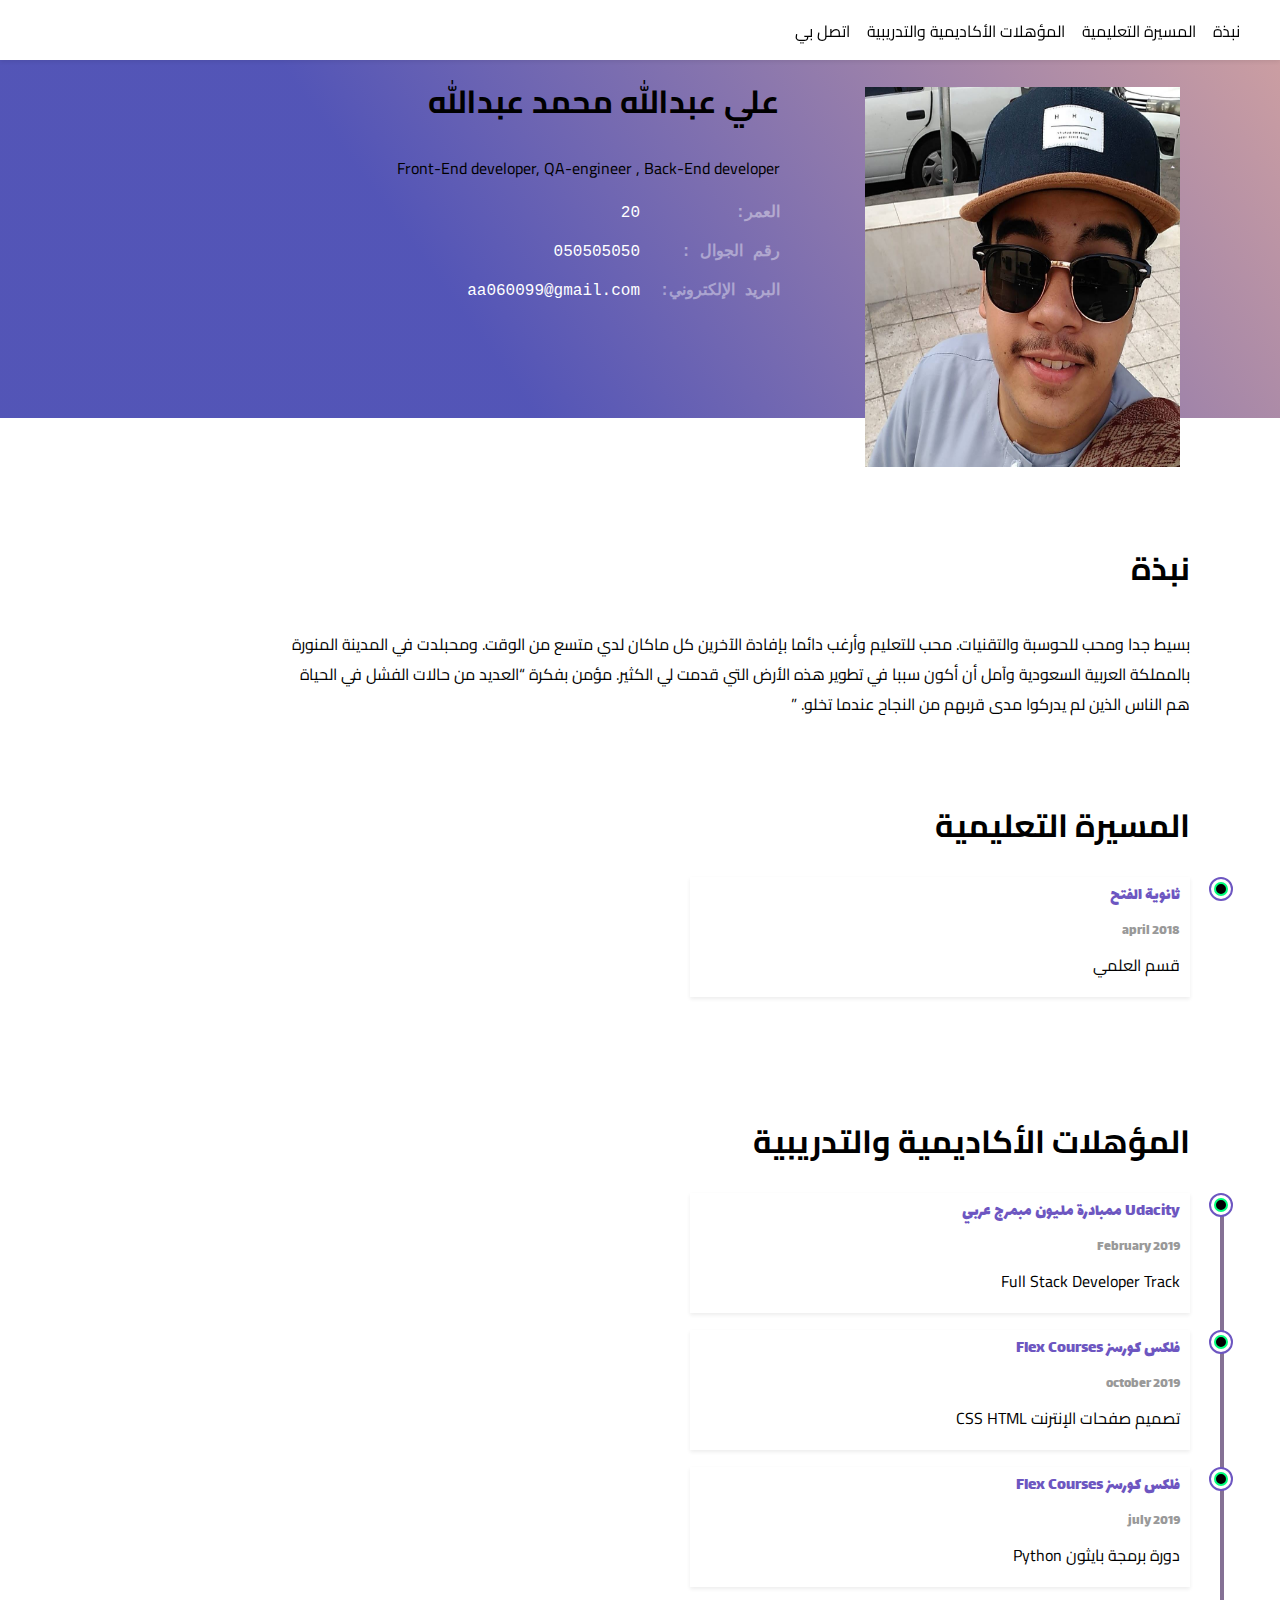
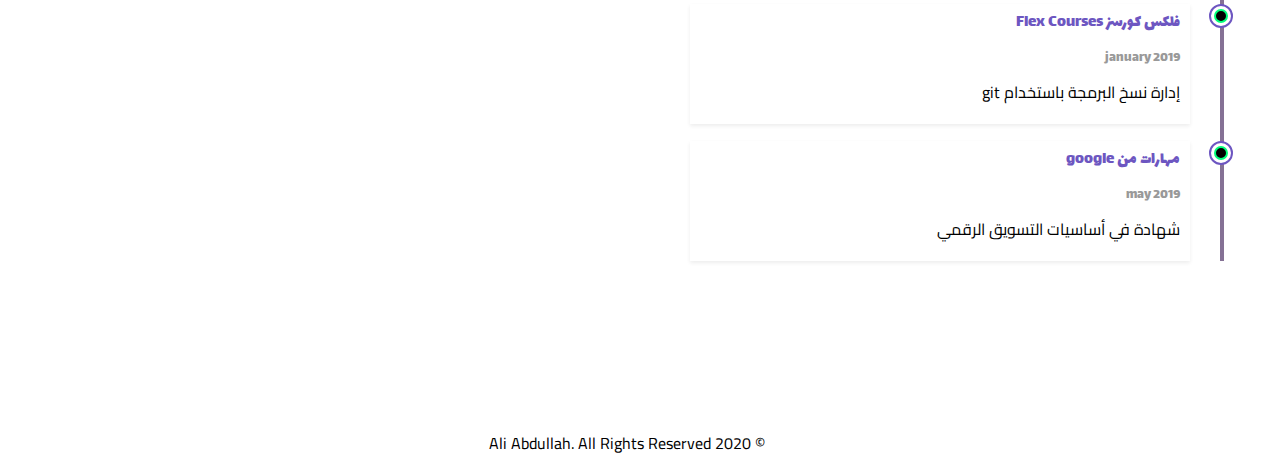
<file: index.html>
<!DOCTYPE html>
<html>
<head>
	<title>CV</title>
	<link rel="stylesheet" type="text/css" href="styile/styile.css">
	<meta charset="utf-8">
	<link href="https://fonts.googleapis.com/css2?family=Cairo:wght@600&display=swap" rel="stylesheet">
 	<link href="https://fonts.googleapis.com/css2?family=Lalezar&display=swap" rel="stylesheet"> 
</head>
<body>
<div id="king">
	<img src="imge\pic.jpg" class="avatar">
	<div class="navbar">
		<div class="navbar-list">
			<ul>
				<li><a href="#welcome">نبذة</a></li>
				<li><a href="#School">المسيرة  التعليمية</a></li>
				<li><a href="#Courses">المؤهلات الأكاديمية والتدريبية</a></li>
				<li><a href="index/contact.html">اتصل بي</a></li>
			</ul>
		</div>
	</div>

	<div class="container2">
		<h1>علي عبدالله محمد عبدالله </h1>
		<p>Front-End developer, QA-engineer , Back-End developer</p>
		<dl>
			<dt>العمر: </dt>
			<dd>20</dd>
			<dt>رقم  الجوال  :</dt>
			<dd>050505050</dd>
			<dt>البريد الإلكتروني: </dt>
			<dd>aa060099@gmail.com</dd>
		
		</dl>
	</div>
</div>
<br id="welcome">
<div class="welcome">
	<h1 style="padding-bottom: 10px;">نبذة</h1>
	<p style="width: 900px;">بسيط جدا ومحب للحوسبة والتقنيات. محب للتعليم وأرغب دائما بإفادة الآخرين كل ماكان لدي متسع من الوقت. 
ومحبلدت في المدينة المنورة بالمملكة العربية السعودية وآمل أن أكون سببا في تطوير هذه الأرض التي قدمت لي الكثير. مؤمن بفكرة “العديد من حالات الفشل في الحياة هم الناس الذين لم يدركوا مدى قربهم من النجاح عندما تخلو.
”
	</p>
</div>
<br id="School">
<div dir="rtl" class="School">
	<h1> المسيرة التعليمية </h1>
	<div class="r">
		<div class="q"></div>
	</div>
	<div class="info">
		<p class="p1">ثانوية الفتح</p>
		<p class="p2">april 2018</p>
		<p>قسم العلمي</p>
	</div>
</div>
<br id="Courses">
<div class="Courses"  dir="rtl">
	<h1>المؤهلات الأكاديمية والتدريبية</h1>
	<div class="e1"></div>
	<div>
		<div class="r">
	    	<div class="q"></div>
		</div>
		<div class="info">
			<p class="p1">Udacity ممبادرة مليون مبمرج عربي</p>
			<p class="p2">February 2019</p>
			<p>Full Stack Developer Track</p>
		</div>
	</div>
	<div>
		<div class="r">
			<div class="q"></div>
		</div>
		<div class="info">		
			<p class="p1">فلكس كورسز  Flex Courses</p>
			<p class="p2">october 2019</p>
			<p>تصميم صفحات الإنترنت CSS HTML</p>
		</div>
	</div>
	<div>
		<div class="r">
	    	<div class="q"></div>
		</div>
		<div class="info">
			<p class="p1">فلكس كورسز  Flex Courses</p>
			<p class="p2">july 2019</p>
			<p>دورة برمجة بايثون  Python</p>
		</div>
	</div>
	<div>
		<div class="r">
	    	<div class="q"></div>
		</div>
		<div class="info">
			<p class="p1">فلكس كورسز  Flex Courses</p>
			<p class="p2">january 2019</p>
			<p>إدارة نسخ البرمجة باستخدام git</p>
		</div>
	</div>
	<div>
		<div class="r">
	    	<div class="q"></div>
		</div>
		<div class="info">
			<p class="p1">مهارات من  google</p>
			<p class="p2">may 2019</p>
			<p>شهادة في  أساسيات التسويق الرقمي </p>
		</div>
	</div>
<footer>
	<p>© 2020 Ali Abdullah. All Rights Reserved</p>
</footer>

</body>
</html>
</file>
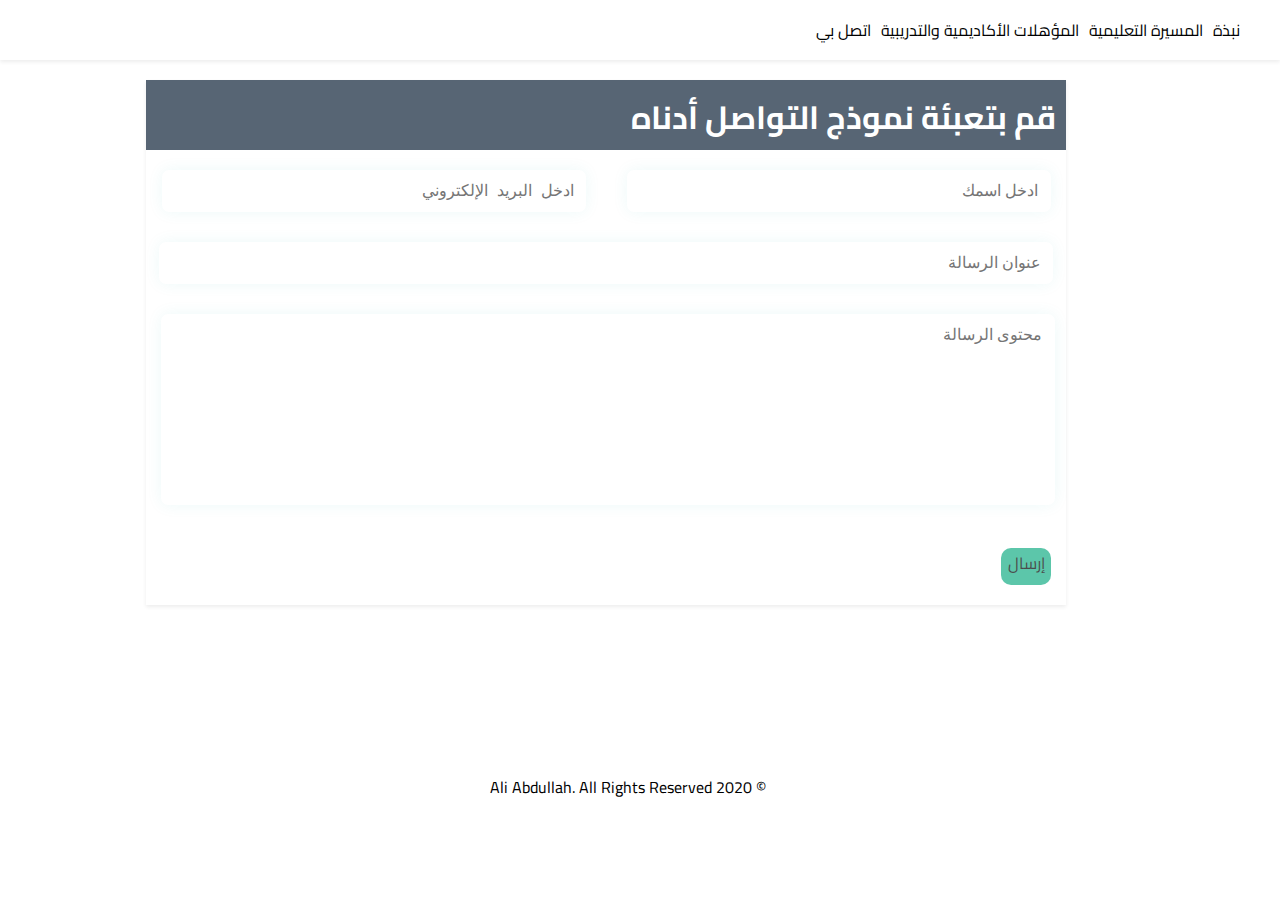
<file: index/contact.html>
<!DOCTYPE html>
<html>
<head>
	<title>اتصل بي</title>
	<link rel="stylesheet" type="text/css" href="styile.css">
	<meta charset="utf-8">
	<link href="https://fonts.googleapis.com/css2?family=Cairo:wght@600&display=swap" rel="stylesheet">
 	<link href="https://fonts.googleapis.com/css2?family=Lalezar&display=swap" rel="stylesheet"> 
</head>
<body>
<div class='navbar'>
	<div class="navbar-list">
		<a href="https://18125.github.io/CV2/#welcome" id="welcome">نبذة</a>
		<a href="https://18125.github.io/CV2/#School" id="School">المسيرة  التعليمية</a>
		<a href="https://18125.github.io/CV2/#Courses" id="Courses">المؤهلات الأكاديمية والتدريبية</a>
		<a href="contact.html">اتصل بي</a>
	</div>
</div>

<div class="container">
	<div class="Card">
		<div class="title">
			<h1> قم بتعبئة نموذج التواصل  أدناه </h1>
		</div>
		<div class="row-1">
			<div>
				<input type="text" name="name" placeholder="ادخل اسمك">
			</div>
			<div >
				<input type="text" name="name" placeholder="ادخل  البريد  الإلكتروني">
			</div>
		</div>
		<div class="row-2">
			<div>
				<input type="text" name="name" placeholder="عنوان الرسالة">
			</div>
		</div>
		<div class="row-3">
			<div style="height: 210px">
				<input type="text" name="name" placeholder="محتوى الرسالة">
			</div>
		<div>
	</div>
	<div class="send">
		إرسال
	</div>
</div>
<footer>
	<p>© 2020 Ali Abdullah. All Rights Reserved</p>
</footer>

</body>
</html>
</file>
<file: styile/styile.css>
body{
	padding: 0px;
	margin: 0px;
	font-family: 'Cairo', sans-serif;
}
#king {
	position: relative;
	width: 100%;
	height: 418px;
	background-color: linear-gradient(54deg,rgba(74,76,179,.95) 34%,hsla(0,34%,71%,.95));
    background-color: rgba(0, 0, 0, 0);
    background-position-x: 0%;
    background-position-y: 0%;
    background-repeat: repeat;
    background-attachment: scroll;
    background-image: linear-gradient(54deg, rgba(74, 76, 179, 0.95) 34%, rgba(206, 156, 156, 0.95));
    background-size: auto;
    background-origin: padding-box;
    background-clip: border-box;
}
.navbar {
	width: 100%;
    height: 60px;
    z-index: 1;
    position: fixed;
    background-color: white;
    box-shadow: 0 .125rem .25rem rgba(0,0,0,.075);
}
.navbar-list {
	direction: rtl;
	position: fixed;
	width: 100%;
}
ul {
	position: absolute;
	list-style-type: none;
	display: inline-block;
}

li {
	display: inline-block;
	padding-left: 13px;
}
a {
	text-decoration: none;
	color: black
}
.container2 {
	position: absolute;
	top: 50px;
	right: 500px;
	direction: rtl;
	cursor: default;
}
dl {
	box-sizing: border-box;
	color: rgb(255, 255, 255);
	font-family: Roboto Mono, monospace;
	font-size: 18px;
	font-weight: 400;
	line-height: 30px;
	margin-bottom: 20px;
	cursor: default;
}
dt {
	box-sizing: border-box;
	color: rgb(255, 255, 255);
	float: right;
	font-family: Roboto Mono, monospace;
	font-size: 16px;
	font-weight: 700;
	line-height: 24px;
	opacity: 0.4;
	text-transform: uppercase
}
dd {
	box-sizing: border-box;
	color: rgb(255, 255, 255);
	font-family: Roboto Mono, monospace;
	font-size: 16px;
	font-weight: 400;
	line-height: 24px;
	margin-bottom: 15px;
	margin-left: 0px;
	padding-right: 100px;
}
.avatar {
	position: absolute;
	top: 87px;
	right: 100px;
	width: 315px;
	height: 380px;

}
.welcome{
	margin-top: 90px;
	margin-right: 90px;
	right: 0px;
	position: relative;
	direction: rtl;

}
.School {
	margin-top: 30px;
	margin-right: 90px;
	right: 0px;
	position: relative;
	cursor: default;
}
.p1 {
	color: #6d56c1;
	font-size: 17px;
    font-family: 'Lalezar', cursive;
    padding-top:10px; 


}
.p2 {
	font-size: 14px;
	font-family: 'Lalezar', cursive;
	color: #999;
}
.t1::before{
	position: absolute;
	width: 20px;
	height: 20px;
	border: 2px solid #6d56c1;
	position: absolute;
	content: "";
	border-radius: 50%;
	background-color: #fff;
	right: -44px;
}
.e1::before {
    width: 4px;
    background: #857195;
    content: "";
    display: block;
    height: 655px;
    position: absolute;
    margin-top: 8px;
    top: 108px;
    right: -34px;
}
.c1::before{
	width: 10px;
	height: 10px;
	border: 2px solid #00ff7c;
	position: absolute;
	content: "";
	border-radius: 50%;
	background-color: #fff;
	right: -39px;
	top: 108px;
	z-index: 1;
	background-color: black;
}

.Courses{
	position: absolute;
	margin-top: 90px;
	margin-right: 90px;
	right: 0px;
	direction: rtl;
	top: 1000px;
	cursor: default;
}


.r{
	width: 20px;
	height: 20px;
	border: 2px solid #6d56c1;
	position: absolute;
	content: "";
	border-radius: 50%;
	background-color: #fff;
	right: -43px;

}
.q{
	width: 10px;
	height: 10px;
	border: 2px solid #00ff7c;
	position: absolute;
	content: "";
	border-radius: 50%;
	background-color: #fff;
	right: 3px;
	top: 3px;
	background-color: black;
}
.info{
	width: 500px;
	height: 120px;
	line-height: 18px;
	box-shadow: 0 .125rem .25rem rgba(0,0,0,.075) !important;
	text-indent: 10px;
}
footer{
  position: absolute;
  bottom: -181px;
  width: 300px;
  height: 30px;
  margin-right: 425px;
  -moz-margin-right: 300px;
}
a:active{
	color: red;
}
.container:hover {

}
</file>
<file: index/styile.css>
body{
  padding: 0px;
  margin: 0px;
  font-family: 'Cairo', sans-serif;
}
.navbar{
  box-shadow: 0 .125rem .25rem rgba(0,0,0,.075);
}
.navbar-list {
  display: flex;
  flex-direction: row;
  direction: rtl;
  background-color: white;
  height: 60px;

}
a{
  margin-top: 15px;
  text-decoration: none;
  color: black;
  padding-right: 10px;
  font-family:  'Cairo', sans-serif;
}
#welcome{
  padding-right: 40px;
}
.container {
  width: 100%;
  display: flex;
  direction: rtl;
  height: 700px;
  margin-top: 20px;
}
.Card {
  width: 920px;
  box-shadow: 0 .125rem .25rem rgba(0,0,0,.075) !important;
  margin-right: 214px;
  height: 525px;
  position: absolute;
  -moz-margin-start: 110px;
}
.contact {
  display: flex;
  width: 535px;
  height: 700px;
  border:solid;
  flex-direction: row;
  margin-top: 50px;



}
.title{
  display: flex;
  flex-direction: row;
  width: 100%;
  background: #576574;
  height: 70px;
}
h1 {
  text-indent: 10px;
  margin: 0px;
  color: white;
  position: absolute;
  top: 7px;
  cursor: default;
}
.row-1 {
  display: flex;
  flex-wrap: wrap;
  margin-right: -5px;
  margin-left: -5px;
  justify-content: space-around;
  margin-top: 20px;

}
.row-1 input {
  color: rgb(73, 80, 87);
  direction: rtl;
  font-size: 16px;
  font-weight: 400;
  height: 30px;
  padding-bottom: 6px;
  padding-left: 12px;
  padding-right: 12px;
  padding-top: 6px;
  text-align: start;
  width: 400px;  
  border-radius: 7px;
  border: none;
  box-shadow: 0px 0rem 1rem 0px rgba(0, 173, 173, 0.075);

}
.row-2 {
  display: flex;
  flex-wrap: wrap;
  margin-right: -5px;
  margin-left: -5px;
  justify-content: space-around;
  margin-top: 20px;

}
.row-2 input{
  margin-top: 10px;
  color: rgb(73, 80, 87);
  direction: rtl;
  font-size: 16px;
  font-weight: 400;
  height: 30px;
  padding-bottom: 6px;
  padding-left: 12px;
  padding-right: 12px;
  padding-top: 6px;
  text-align: start;
  width: 870px;  
  border-radius: 7px;
  border: none;
  box-shadow: 0px 0rem 1rem 0px rgba(0, 173, 173, 0.075);
}
.row-3 {
  display: flex;
  flex-wrap: wrap;
  margin-right: -5px;
  margin-left: -5px;
  justify-content: space-around;
  margin-top: 20px;
}
.row-3 input{
  margin-top: 10px;
  margin-right: 10px;
  color: rgb(73, 80, 87);
  direction: rtl;
  font-size: 16px;
  font-weight: 400;
  height: 30px;
  padding-bottom: 155px;
  padding-left: 12px;
  padding-right: 12px;
  padding-top: 6px;
  text-align: start;
  width: 870px;  
  border-radius: 7px;
  border: none;
  box-shadow: 0px 0rem 1rem 0px rgba(0, 173, 173, 0.075);
}
.send {
  width: 50px;
  height: 37px;
  border-color: white;
  border-radius: 10px;
  position: absolute;
  top: 468px;
  right: 15px;
  background-color: #18af87;
  text-align: center;
  opacity: 0.7;
  cursor: pointer;
}
.send:hover{
  background-color: white;

}
footer{
  position: absolute;
  bottom: -181px;
  width: 300px;
  height: 30px;
  margin-right: 300px;
}
</file>
